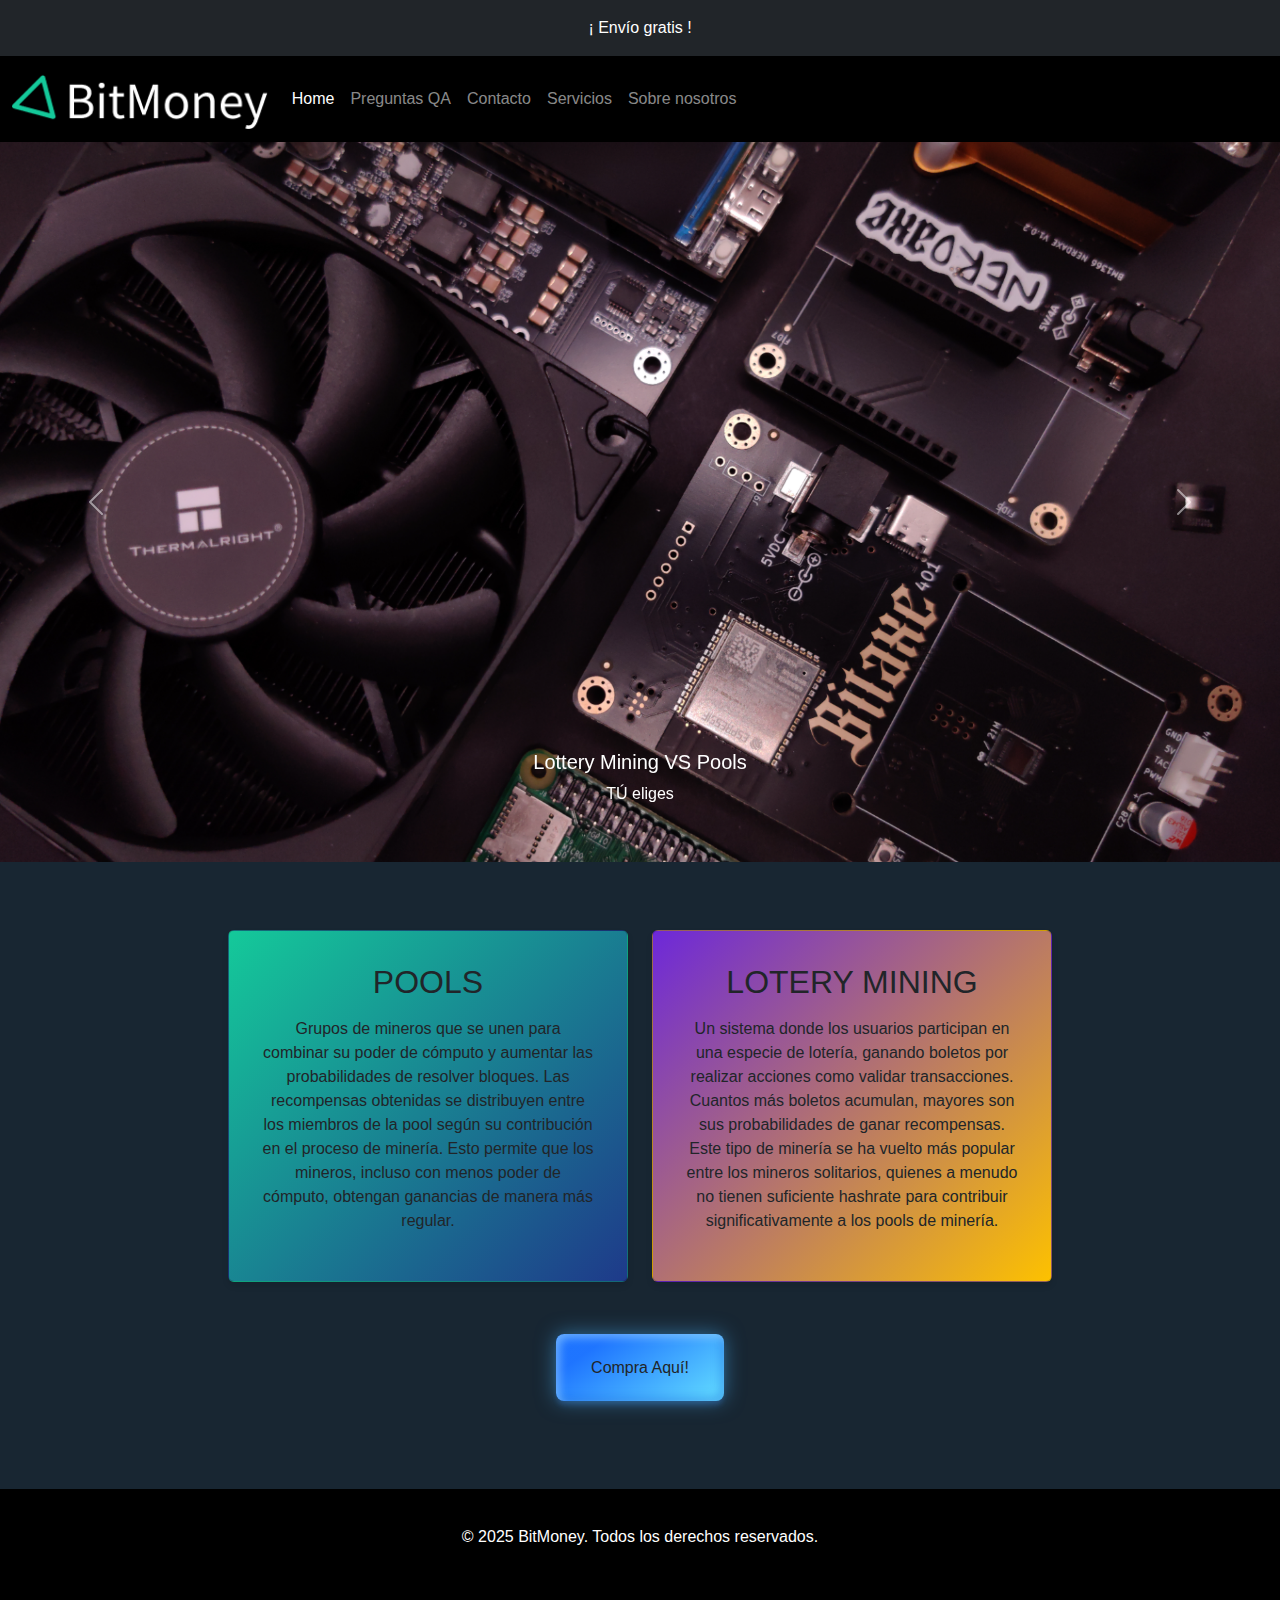
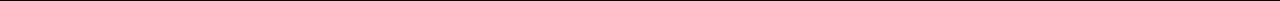
<file: html/index.html>
<!DOCTYPE html>
<html lang="es">

<head>
  <meta charset="UTF-8" />
  <meta name="viewport" content="width=device-width, initial-scale=1.0" />
  <title>BitMoney</title>
  <link rel="icon" type="image/png" href="../img/logo.png" />

    <!-- Bootstrap CSS links -->
  <link rel="stylesheet" href="../CSS/Index.css" />
  <link href="https://cdn.jsdelivr.net/npm/bootstrap@5.3.0/dist/css/bootstrap.min.css" rel="stylesheet" />
</head>
<body>
  <!-- header  -->
  <main class="min-vh-100">
    <div class="bg-dark text-white text-center py-3">
      <p class="mb-0">¡ Envío gratis !</p>
    </div>

    <!-- Navbar -->
    <nav class="navbar navbar-expand-lg navbar-dark bg-black sticky-top">
      <div class="container-fluid">
        <a class="navbar-brand" href="../html/index.html"><img src="../img/Logo-header.png" alt="Logo"
            style="max-height: 60px" /></a>
        <button class="navbar-toggler" type="button" data-bs-toggle="collapse" data-bs-target="#navbarNavDropdown"
          aria-controls="navbarNavDropdown" aria-expanded="false" aria-label="Toggle navigation">
          <span class="navbar-toggler-icon"></span>
        </button>
        <div class="collapse navbar-collapse" id="navbarNavDropdown">
          <ul class="navbar-nav">
            <li class="nav-item">
              <a class="nav-link active" aria-current="page" href="../html/index.html">Home</a>
            </li>
            <li class="nav-item">
              <a class="nav-link" href="../html/PreguntasFrecuentes.html">Preguntas QA</a>
            </li>
            <li class="nav-item">
              <a class="nav-link" href="../html/Contacto.html">Contacto</a>
            </li>
            <li class="nav-item">
              <a class="nav-link" href="../html/servicios.html">Servicios</a>
            </li>
            <li class="nav-item">
              <a class="nav-link" href="../html/Calculadora.html">Sobre nosotros </a>
            </li>
          </ul>
        </div>
      </div>
    </nav>

    <!-- Carrusel -->
    <div id="carouselExampleCaptions" class="carousel slide" data-bs-ride="carousel">
      <div class="carousel-inner">
        <div class="carousel-item active">
          <img src="../img/Carrusel1.png" class="d-block w-100 img-fluid" alt="Imagen 1" loading="lazy" />
          <div class="carousel-caption d-none d-md-block">
            <h5>Lottery Mining VS Pools</h5>
            <p>TÚ eliges</p>
          </div>
        </div>
        <div class="carousel-item">
          <img src="../img/NerdminerCarrusel1.png" class="d-block w-100 img-fluid" alt="Imagen 2" loading="lazy" />
          <div class="carousel-caption d-none d-md-block">
            <h5>Lottery mining</h5>
            <p>Precios bajos, recompensas altas</p>
          </div>
        </div>
        <div class="carousel-item">
          <img src="../img/Carrusle4.png" class="d-block w-100 img-fluid" alt="Imagen 3" loading="lazy" />
          <div class="carousel-caption d-none d-md-block">
            <h5>Pools</h5>
            <p>Siempre vas a ganar</p>
          </div>
        </div>
      </div>
      <button class="carousel-control-prev" type="button" data-bs-target="#carouselExampleCaptions"
        data-bs-slide="prev">
        <span class="carousel-control-prev-icon" aria-hidden="true"></span>
        <span class="visually-hidden">Anterior</span>
      </button>
      <button class="carousel-control-next" type="button" data-bs-target="#carouselExampleCaptions"
        data-bs-slide="next">
        <span class="carousel-control-next-icon" aria-hidden="true"></span>
        <span class="visually-hidden">Siguiente</span>
      </button>
    </div>


  <!-- Texto de Inicio -->
<div class="dark">
  <div class="container mt-5">
    <div class="row">
      <div class="col-xl-6 col-12">
        <div class="card pools">
          <h1 class="display-4">POOLS</h1>
          <p>
            Grupos de mineros que se unen para combinar su poder de cómputo y aumentar
            las probabilidades de resolver bloques. Las recompensas obtenidas se
            distribuyen entre los miembros de la pool según su contribución en el
            proceso de minería. Esto permite que los mineros, incluso con menos poder
            de cómputo, obtengan ganancias de manera más regular.
          </p>
        </div>
      </div>
      <div class="col-xl-6 col-12">
        <div class="card lottery">
          <h1 class="display-4">LOTERY MINING</h1>
          <p>
            Un sistema donde los usuarios participan en una especie de lotería,
            ganando boletos por realizar acciones como validar transacciones. Cuantos
            más boletos acumulan, mayores son sus probabilidades de ganar recompensas.
            Este tipo de minería se ha vuelto más popular entre los mineros solitarios, quienes a menudo no tienen
            suficiente hashrate para contribuir significativamente a los pools de minería. </p>
        </div>
      </div>
    </div>
    <div class="container">
      <button class="btn-buy"> 
        <a class="btn" href="./servicios.html">Compra Aquí!</a>
      </button>
    </div>
  </div>
</div>


  <!-- Footer -->
  <footer class="bg-black text-white text-center py-3 mt-5">
    <div class="container">
        <p>&copy; 2025 BitMoney. Todos los derechos reservados.</p>
    </div>
</footer>
</main>


  <script src="https://cdn.jsdelivr.net/npm/bootstrap@5.3.0/dist/js/bootstrap.bundle.min.js"></script>
</body>

</html>
</file>
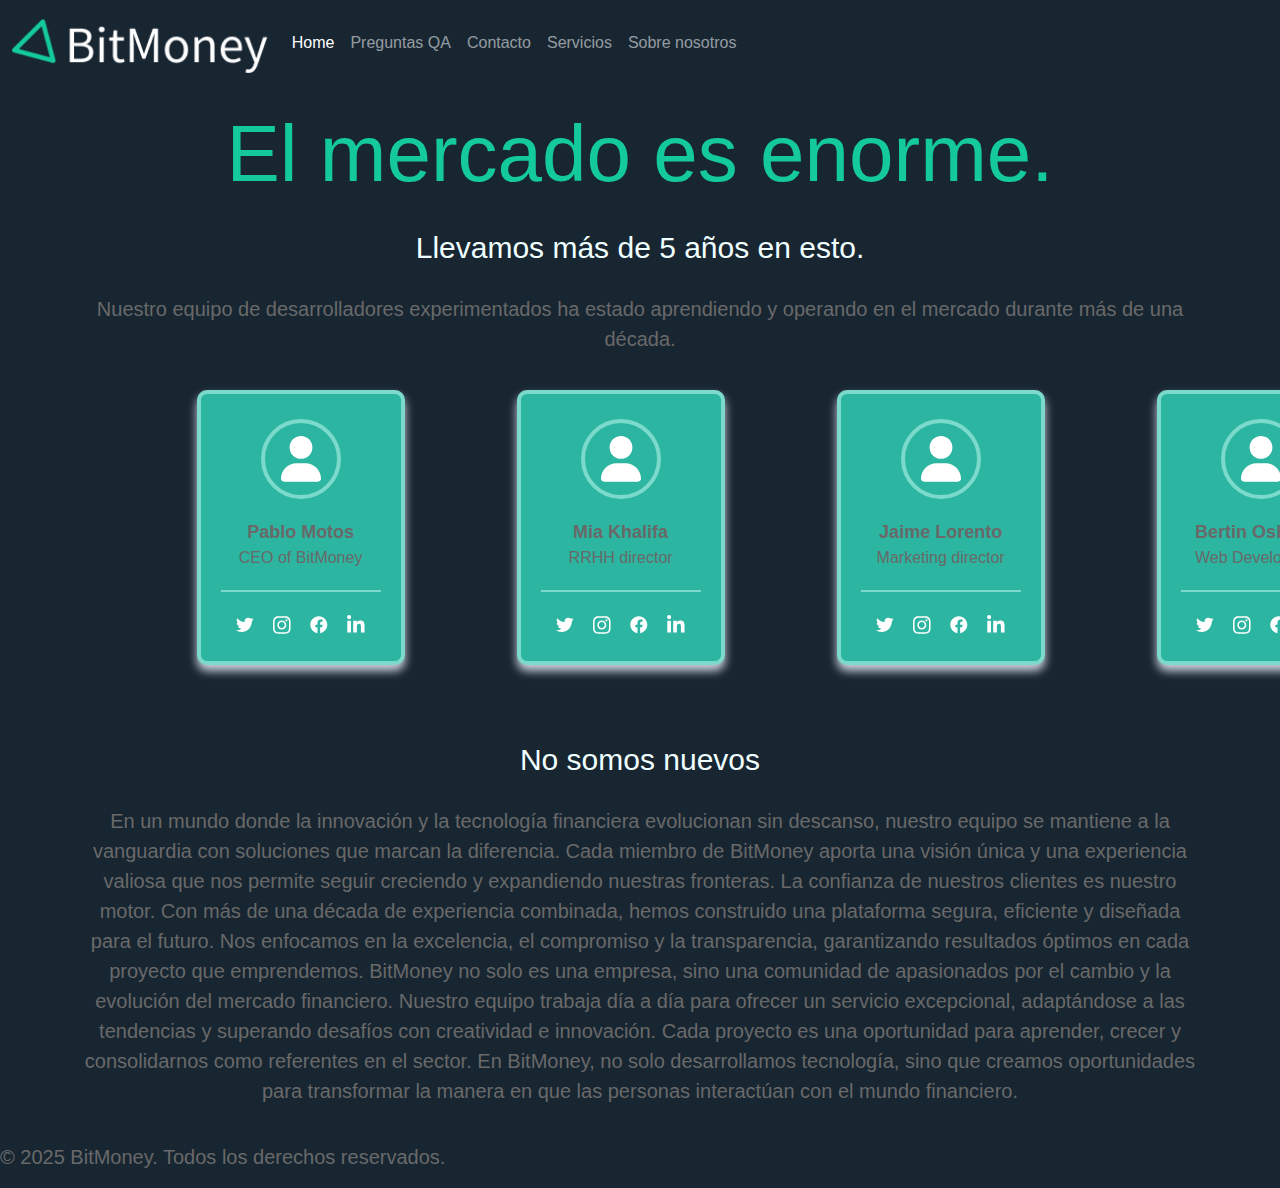
<file: html/Calculadora.html>
<!DOCTYPE html lang="en">

<head>
  <meta charset="UTF-8" />
  <meta name="viewport" content="width=device-width, initial-scale=1.0" />
  <link rel="icon" type="image/png" href="../img/logo.png" />
  <link rel="stylesheet" href="../CSS/Index.css" />
  <title>Sobre nosotros | BitMoney</title>

  <link href="https://cdn.jsdelivr.net/npm/bootstrap@5.3.0/dist/css/bootstrap.min.css" rel="stylesheet" />
  <style>
    :root {
      --primary-color: #14c99a;
      --secondary-color: #fdc100;
      --text-color: #696969;
      --background-color: #182632;
    }

    body {
      background-color: var(--background-color) 
    }

    .container {
      text-align: center;
      padding-left: 20%;
      padding-right: 20%;
    }

    h1 {
      color: var(--primary-color);
      font-size: 80px;
    }

    h2 {
      color: azure;
      font-size: 30px;

    }

    p {
      color: var(--text-color);
      font-size: 20px;
    }

    .card-client {
      background: #2cb5a0;
      width: 13rem;
      padding-top: 25px;
      padding-bottom: 25px;
      padding-left: 20px;
      padding-right: 20px;
      border: 4px solid #7cdacc;
      box-shadow: 0 6px 10px rgba(207, 212, 222, 1);
      border-radius: 10px;
      text-align: center;
      color: #fff;
      font-family: "Poppins", sans-serif;
      transition: all 0.3s ease;
    }

    .card-client:hover {
      transform: translateY(-10px);
    }

    .user-picture {
      overflow: hidden;
      object-fit: cover;
      width: 5rem;
      height: 5rem;
      border: 4px solid #7cdacc;
      border-radius: 999px;
      display: flex;
      justify-content: center;
      align-items: center;
      margin: auto;
    }

    .user-picture svg {
      width: 2.5rem;
      fill: currentColor;
    }

    .name-client {
      margin: 0;
      margin-top: 20px;
      font-weight: 600;
      font-size: 18px;
    }

    .name-client span {
      display: block;
      font-weight: 200;
      font-size: 16px;
    }

    .social-media:before {
      content: " ";
      display: block;
      width: 100%;
      height: 2px;
      margin: 20px 0;
      background: #7cdacc;
    }

    .social-media a {
      position: relative;
      margin-right: 15px;
      text-decoration: none;
      color: inherit;
    }

    .social-media a:last-child {
      margin-right: 0;
    }

    .social-media a svg {
      width: 1.1rem;
      fill: currentColor;
    }

    .tooltip-social {
      background: #262626;
      display: block;
      position: absolute;
      bottom: 0;
      left: 50%;
      padding: 0.5rem 0.4rem;
      border-radius: 5px;
      font-size: 0.8rem;
      font-weight: 600;
      opacity: 0;
      pointer-events: none;
      transform: translate(-50%, -90%);
      transition: all 0.2s ease;
      z-index: 1;
    }

    .tooltip-social:after {
      content: " ";
      position: absolute;
      bottom: 1px;
      left: 50%;
      border: solid;
      border-width: 10px 10px 0 10px;
      border-color: transparent;
      transform: translate(-50%, 100%);
    }

    .social-media a .tooltip-social:after {
      border-top-color: #262626;
    }

    .social-media a:hover .tooltip-social {
      opacity: 1;
      transform: translate(-50%, -130%);
    }

    .row {
      display: flex;
      gap: 20px;
      flex-wrap: wrap;
    }

    .card3 {
      width: 300px;
      padding-left: 16%;
      padding-right: 20px;
      text-align: center;
    }

    .container {
      text-align: center;
      padding-left: 1%;
      padding-right: 1%;
    }
  </style>
</head>

<body>


    <!-- Navbar -->
    <nav class="navbar navbar-expand-lg navbar-dark ">
      <div class="container-fluid">
          <a class="navbar-brand" href="../html/index.html"><img src="../img/Logo-header.png" alt="Logo"
                  style="max-height: 60px" /></a>
          <button class="navbar-toggler" type="button" data-bs-toggle="collapse" data-bs-target="#navbarNavDropdown"
              aria-controls="navbarNavDropdown" aria-expanded="false" aria-label="Toggle navigation">
              <span class="navbar-toggler-icon"></span>
          </button>
          <div class="collapse navbar-collapse" id="navbarNavDropdown">
              <ul class="navbar-nav">
                  <li class="nav-item">
                      <a class="nav-link active" aria-current="page" href="../html/index.html">Home</a>
                  </li>
                  <li class="nav-item">
                      <a class="nav-link" href="../html/PreguntasFrecuentes.html">Preguntas QA</a>
                  </li>
                  <li class="nav-item">
                      <a class="nav-link" href="../html/Contacto.html">Contacto</a>
                  </li>
                  <li class="nav-item">
                      <a class="nav-link" href="../html/servicios.html">Servicios</a>
                  </li>
                  <li class="nav-item">
                      <a class="nav-link" href="../html/Calculadora.html">Sobre nosotros </a>
                  </li>
              </ul>
          </div>
      </div>
  </nav>


  <!-- Encabezado de página -->
<div class="container">
  <div class="row">
    <h1>El mercado es enorme.</h1>
    <h2>Llevamos más de 5 años en esto.</h2>
    <p>
      Nuestro equipo de desarrolladores experimentados ha estado aprendiendo y operando en el mercado durante más de
      una década.
    </p>
  </div>
</div>



  <!-- Cards-->
  <div class="row">

        <!-- Card 1 -->
    <div class="card3">
      <div class="col-xs-6 col-md-4 col-xl-2 mb-4">
        <div class="card-client">
          <div class="user-picture">
            <svg viewBox="0 0 448 512" xmlns="http://www.w3.org/2000/svg">
              <path
                d="M224 256c70.7 0 128-57.31 128-128s-57.3-128-128-128C153.3 0 96 57.31 96 128S153.3 256 224 256zM274.7 304H173.3C77.61 304 0 381.6 0 477.3c0 19.14 15.52 34.67 34.66 34.67h378.7C432.5 512 448 496.5 448 477.3C448 381.6 370.4 304 274.7 304z">
              </path>
            </svg>
          </div>
          <p class="name-client"> Pablo Motos
            <span>CEO of BitMoney
            </span>
          </p>
          <div class="social-media">
            <a href="#">
              <svg xmlns="http://www.w3.org/2000/svg" viewBox="0 0 512 512">
                <path
                  d="M459.37 151.716c.325 4.548.325 9.097.325 13.645 0 138.72-105.583 298.558-298.558 298.558-59.452 0-114.68-17.219-161.137-47.106 8.447.974 16.568 1.299 25.34 1.299 49.055 0 94.213-16.568 130.274-44.832-46.132-.975-84.792-31.188-98.112-72.772 6.498.974 12.995 1.624 19.818 1.624 9.421 0 18.843-1.3 27.614-3.573-48.081-9.747-84.143-51.98-84.143-102.985v-1.299c13.969 7.797 30.214 12.67 47.431 13.319-28.264-18.843-46.781-51.005-46.781-87.391 0-19.492 5.197-37.36 14.294-52.954 51.655 63.675 129.3 105.258 216.365 109.807-1.624-7.797-2.599-15.918-2.599-24.04 0-57.828 46.782-104.934 104.934-104.934 30.213 0 57.502 12.67 76.67 33.137 23.715-4.548 46.456-13.32 66.599-25.34-7.798 24.366-24.366 44.833-46.132 57.827 21.117-2.273 41.584-8.122 60.426-16.243-14.292 20.791-32.161 39.308-52.628 54.253z">
                </path>
              </svg>
              <span class="tooltip-social">Twitter</span>
            </a>
            <a href="#">
              <svg xmlns="http://www.w3.org/2000/svg" viewBox="0 0 448 512">
                <path
                  d="M224.1 141c-63.6 0-114.9 51.3-114.9 114.9s51.3 114.9 114.9 114.9S339 319.5 339 255.9 287.7 141 224.1 141zm0 189.6c-41.1 0-74.7-33.5-74.7-74.7s33.5-74.7 74.7-74.7 74.7 33.5 74.7 74.7-33.6 74.7-74.7 74.7zm146.4-194.3c0 14.9-12 26.8-26.8 26.8-14.9 0-26.8-12-26.8-26.8s12-26.8 26.8-26.8 26.8 12 26.8 26.8zm76.1 27.2c-1.7-35.9-9.9-67.7-36.2-93.9-26.2-26.2-58-34.4-93.9-36.2-37-2.1-147.9-2.1-184.9 0-35.8 1.7-67.6 9.9-93.9 36.1s-34.4 58-36.2 93.9c-2.1 37-2.1 147.9 0 184.9 1.7 35.9 9.9 67.7 36.2 93.9s58 34.4 93.9 36.2c37 2.1 147.9 2.1 184.9 0 35.9-1.7 67.7-9.9 93.9-36.2 26.2-26.2 34.4-58 36.2-93.9 2.1-37 2.1-147.8 0-184.8zM398.8 388c-7.8 19.6-22.9 34.7-42.6 42.6-29.5 11.7-99.5 9-132.1 9s-102.7 2.6-132.1-9c-19.6-7.8-34.7-22.9-42.6-42.6-11.7-29.5-9-99.5-9-132.1s-2.6-102.7 9-132.1c7.8-19.6 22.9-34.7 42.6-42.6 29.5-11.7 99.5-9 132.1-9s102.7-2.6 132.1 9c19.6 7.8 34.7 22.9 42.6 42.6 11.7 29.5 9 99.5 9 132.1s2.7 102.7-9 132.1z">
                </path>
              </svg>
              <span class="tooltip-social">Instagram</span>
            </a>
            <a href="#">
              <svg xmlns="http://www.w3.org/2000/svg" viewBox="0 0 512 512">
                <path
                  d="M504 256C504 119 393 8 256 8S8 119 8 256c0 123.78 90.69 226.38 209.25 245V327.69h-63V256h63v-54.64c0-62.15 37-96.48 93.67-96.48 27.14 0 55.52 4.84 55.52 4.84v61h-31.28c-30.8 0-40.41 19.12-40.41 38.73V256h68.78l-11 71.69h-57.78V501C413.31 482.38 504 379.78 504 256z">
                </path>
              </svg>
              <span class="tooltip-social">Facebook</span>
            </a>
            <a href="#">
              <svg xmlns="http://www.w3.org/2000/svg" viewBox="0 0 448 512">
                <path
                  d="M100.28 448H7.4V148.9h92.88zM53.79 108.1C24.09 108.1 0 83.5 0 53.8a53.79 53.79 0 0 1 107.58 0c0 29.7-24.1 54.3-53.79 54.3zM447.9 448h-92.68V302.4c0-34.7-.7-79.2-48.29-79.2-48.29 0-55.69 37.7-55.69 76.7V448h-92.78V148.9h89.08v40.8h1.3c12.4-23.5 42.69-48.3 87.88-48.3 94 0 111.28 61.9 111.28 142.3V448z">
                </path>
              </svg>
              <span class="tooltip-social">LinkedIn</span>
            </a>
          </div>
        </div>
      </div>
    </div>



    <!-- Card 2 -->
    <div class="card3">
      <div class="col-xs-6 col-md-4 col-xl-2 mb-4">
        <div class="card-client">
          <div class="user-picture">
            <svg viewBox="0 0 448 512" xmlns="http://www.w3.org/2000/svg">
              <path
                d="M224 256c70.7 0 128-57.31 128-128s-57.3-128-128-128C153.3 0 96 57.31 96 128S153.3 256 224 256zM274.7 304H173.3C77.61 304 0 381.6 0 477.3c0 19.14 15.52 34.67 34.66 34.67h378.7C432.5 512 448 496.5 448 477.3C448 381.6 370.4 304 274.7 304z">
              </path>
            </svg>
          </div>
          <p class="name-client"> Mia Khalifa
            <span> RRHH director
            </span>
          </p>
          <div class="social-media">
            <a href="#">
              <svg xmlns="http://www.w3.org/2000/svg" viewBox="0 0 512 512">
                <path
                  d="M459.37 151.716c.325 4.548.325 9.097.325 13.645 0 138.72-105.583 298.558-298.558 298.558-59.452 0-114.68-17.219-161.137-47.106 8.447.974 16.568 1.299 25.34 1.299 49.055 0 94.213-16.568 130.274-44.832-46.132-.975-84.792-31.188-98.112-72.772 6.498.974 12.995 1.624 19.818 1.624 9.421 0 18.843-1.3 27.614-3.573-48.081-9.747-84.143-51.98-84.143-102.985v-1.299c13.969 7.797 30.214 12.67 47.431 13.319-28.264-18.843-46.781-51.005-46.781-87.391 0-19.492 5.197-37.36 14.294-52.954 51.655 63.675 129.3 105.258 216.365 109.807-1.624-7.797-2.599-15.918-2.599-24.04 0-57.828 46.782-104.934 104.934-104.934 30.213 0 57.502 12.67 76.67 33.137 23.715-4.548 46.456-13.32 66.599-25.34-7.798 24.366-24.366 44.833-46.132 57.827 21.117-2.273 41.584-8.122 60.426-16.243-14.292 20.791-32.161 39.308-52.628 54.253z">
                </path>
              </svg>
              <span class="tooltip-social">Twitter</span>
            </a>
            <a href="#">
              <svg xmlns="http://www.w3.org/2000/svg" viewBox="0 0 448 512">
                <path
                  d="M224.1 141c-63.6 0-114.9 51.3-114.9 114.9s51.3 114.9 114.9 114.9S339 319.5 339 255.9 287.7 141 224.1 141zm0 189.6c-41.1 0-74.7-33.5-74.7-74.7s33.5-74.7 74.7-74.7 74.7 33.5 74.7 74.7-33.6 74.7-74.7 74.7zm146.4-194.3c0 14.9-12 26.8-26.8 26.8-14.9 0-26.8-12-26.8-26.8s12-26.8 26.8-26.8 26.8 12 26.8 26.8zm76.1 27.2c-1.7-35.9-9.9-67.7-36.2-93.9-26.2-26.2-58-34.4-93.9-36.2-37-2.1-147.9-2.1-184.9 0-35.8 1.7-67.6 9.9-93.9 36.1s-34.4 58-36.2 93.9c-2.1 37-2.1 147.9 0 184.9 1.7 35.9 9.9 67.7 36.2 93.9s58 34.4 93.9 36.2c37 2.1 147.9 2.1 184.9 0 35.9-1.7 67.7-9.9 93.9-36.2 26.2-26.2 34.4-58 36.2-93.9 2.1-37 2.1-147.8 0-184.8zM398.8 388c-7.8 19.6-22.9 34.7-42.6 42.6-29.5 11.7-99.5 9-132.1 9s-102.7 2.6-132.1-9c-19.6-7.8-34.7-22.9-42.6-42.6-11.7-29.5-9-99.5-9-132.1s-2.6-102.7 9-132.1c7.8-19.6 22.9-34.7 42.6-42.6 29.5-11.7 99.5-9 132.1-9s102.7-2.6 132.1 9c19.6 7.8 34.7 22.9 42.6 42.6 11.7 29.5 9 99.5 9 132.1s2.7 102.7-9 132.1z">
                </path>
              </svg>
              <span class="tooltip-social">Instagram</span>
            </a>
            <a href="#">
              <svg xmlns="http://www.w3.org/2000/svg" viewBox="0 0 512 512">
                <path
                  d="M504 256C504 119 393 8 256 8S8 119 8 256c0 123.78 90.69 226.38 209.25 245V327.69h-63V256h63v-54.64c0-62.15 37-96.48 93.67-96.48 27.14 0 55.52 4.84 55.52 4.84v61h-31.28c-30.8 0-40.41 19.12-40.41 38.73V256h68.78l-11 71.69h-57.78V501C413.31 482.38 504 379.78 504 256z">
                </path>
              </svg>
              <span class="tooltip-social">Facebook</span>
            </a>
            <a href="#">
              <svg xmlns="http://www.w3.org/2000/svg" viewBox="0 0 448 512">
                <path
                  d="M100.28 448H7.4V148.9h92.88zM53.79 108.1C24.09 108.1 0 83.5 0 53.8a53.79 53.79 0 0 1 107.58 0c0 29.7-24.1 54.3-53.79 54.3zM447.9 448h-92.68V302.4c0-34.7-.7-79.2-48.29-79.2-48.29 0-55.69 37.7-55.69 76.7V448h-92.78V148.9h89.08v40.8h1.3c12.4-23.5 42.69-48.3 87.88-48.3 94 0 111.28 61.9 111.28 142.3V448z">
                </path>
              </svg>
              <span class="tooltip-social">LinkedIn</span>
            </a>
          </div>
        </div>
      </div>
    </div>

        <!-- Card 3 -->
    <div class="card3">
      <div class="col-xs-6 col-md-4 col-xl-2 mb-4">
        <div class="card-client">
          <div class="user-picture">
            <svg viewBox="0 0 448 512" xmlns="http://www.w3.org/2000/svg">
              <path
                d="M224 256c70.7 0 128-57.31 128-128s-57.3-128-128-128C153.3 0 96 57.31 96 128S153.3 256 224 256zM274.7 304H173.3C77.61 304 0 381.6 0 477.3c0 19.14 15.52 34.67 34.66 34.67h378.7C432.5 512 448 496.5 448 477.3C448 381.6 370.4 304 274.7 304z">
              </path>
            </svg>
          </div>
          <p class="name-client"> Jaime Lorento
            <span> Marketing director
            </span>
          </p>
          <div class="social-media">
            <a href="#">
              <svg xmlns="http://www.w3.org/2000/svg" viewBox="0 0 512 512">
                <path
                  d="M459.37 151.716c.325 4.548.325 9.097.325 13.645 0 138.72-105.583 298.558-298.558 298.558-59.452 0-114.68-17.219-161.137-47.106 8.447.974 16.568 1.299 25.34 1.299 49.055 0 94.213-16.568 130.274-44.832-46.132-.975-84.792-31.188-98.112-72.772 6.498.974 12.995 1.624 19.818 1.624 9.421 0 18.843-1.3 27.614-3.573-48.081-9.747-84.143-51.98-84.143-102.985v-1.299c13.969 7.797 30.214 12.67 47.431 13.319-28.264-18.843-46.781-51.005-46.781-87.391 0-19.492 5.197-37.36 14.294-52.954 51.655 63.675 129.3 105.258 216.365 109.807-1.624-7.797-2.599-15.918-2.599-24.04 0-57.828 46.782-104.934 104.934-104.934 30.213 0 57.502 12.67 76.67 33.137 23.715-4.548 46.456-13.32 66.599-25.34-7.798 24.366-24.366 44.833-46.132 57.827 21.117-2.273 41.584-8.122 60.426-16.243-14.292 20.791-32.161 39.308-52.628 54.253z">
                </path>
              </svg>
              <span class="tooltip-social">Twitter</span>
            </a>
            <a href="#">
              <svg xmlns="http://www.w3.org/2000/svg" viewBox="0 0 448 512">
                <path
                  d="M224.1 141c-63.6 0-114.9 51.3-114.9 114.9s51.3 114.9 114.9 114.9S339 319.5 339 255.9 287.7 141 224.1 141zm0 189.6c-41.1 0-74.7-33.5-74.7-74.7s33.5-74.7 74.7-74.7 74.7 33.5 74.7 74.7-33.6 74.7-74.7 74.7zm146.4-194.3c0 14.9-12 26.8-26.8 26.8-14.9 0-26.8-12-26.8-26.8s12-26.8 26.8-26.8 26.8 12 26.8 26.8zm76.1 27.2c-1.7-35.9-9.9-67.7-36.2-93.9-26.2-26.2-58-34.4-93.9-36.2-37-2.1-147.9-2.1-184.9 0-35.8 1.7-67.6 9.9-93.9 36.1s-34.4 58-36.2 93.9c-2.1 37-2.1 147.9 0 184.9 1.7 35.9 9.9 67.7 36.2 93.9s58 34.4 93.9 36.2c37 2.1 147.9 2.1 184.9 0 35.9-1.7 67.7-9.9 93.9-36.2 26.2-26.2 34.4-58 36.2-93.9 2.1-37 2.1-147.8 0-184.8zM398.8 388c-7.8 19.6-22.9 34.7-42.6 42.6-29.5 11.7-99.5 9-132.1 9s-102.7 2.6-132.1-9c-19.6-7.8-34.7-22.9-42.6-42.6-11.7-29.5-9-99.5-9-132.1s-2.6-102.7 9-132.1c7.8-19.6 22.9-34.7 42.6-42.6 29.5-11.7 99.5-9 132.1-9s102.7-2.6 132.1 9c19.6 7.8 34.7 22.9 42.6 42.6 11.7 29.5 9 99.5 9 132.1s2.7 102.7-9 132.1z">
                </path>
              </svg>
              <span class="tooltip-social">Instagram</span>
            </a>
            <a href="#">
              <svg xmlns="http://www.w3.org/2000/svg" viewBox="0 0 512 512">
                <path
                  d="M504 256C504 119 393 8 256 8S8 119 8 256c0 123.78 90.69 226.38 209.25 245V327.69h-63V256h63v-54.64c0-62.15 37-96.48 93.67-96.48 27.14 0 55.52 4.84 55.52 4.84v61h-31.28c-30.8 0-40.41 19.12-40.41 38.73V256h68.78l-11 71.69h-57.78V501C413.31 482.38 504 379.78 504 256z">
                </path>
              </svg>
              <span class="tooltip-social">Facebook</span>
            </a>
            <a href="#">
              <svg xmlns="http://www.w3.org/2000/svg" viewBox="0 0 448 512">
                <path
                  d="M100.28 448H7.4V148.9h92.88zM53.79 108.1C24.09 108.1 0 83.5 0 53.8a53.79 53.79 0 0 1 107.58 0c0 29.7-24.1 54.3-53.79 54.3zM447.9 448h-92.68V302.4c0-34.7-.7-79.2-48.29-79.2-48.29 0-55.69 37.7-55.69 76.7V448h-92.78V148.9h89.08v40.8h1.3c12.4-23.5 42.69-48.3 87.88-48.3 94 0 111.28 61.9 111.28 142.3V448z">
                </path>
              </svg>
              <span class="tooltip-social">LinkedIn</span>
            </a>
          </div>
        </div>
      </div>
    </div>


        <!-- Card 4-->
    <div class="card3">
      <div class="col-xs-6 col-md-4 col-xl-2 mb-4">
        <div class="card-client">
          <div class="user-picture">
            <svg viewBox="0 0 448 512" xmlns="http://www.w3.org/2000/svg">
              <path
                d="M224 256c70.7 0 128-57.31 128-128s-57.3-128-128-128C153.3 0 96 57.31 96 128S153.3 256 224 256zM274.7 304H173.3C77.61 304 0 381.6 0 477.3c0 19.14 15.52 34.67 34.66 34.67h378.7C432.5 512 448 496.5 448 477.3C448 381.6 370.4 304 274.7 304z">
              </path>
            </svg>
          </div>
          <p class="name-client"> Bertin Osborne
            <span> Web Development
            </span>
          </p>
          <div class="social-media">
            <a href="#">
              <svg xmlns="http://www.w3.org/2000/svg" viewBox="0 0 512 512">
                <path
                  d="M459.37 151.716c.325 4.548.325 9.097.325 13.645 0 138.72-105.583 298.558-298.558 298.558-59.452 0-114.68-17.219-161.137-47.106 8.447.974 16.568 1.299 25.34 1.299 49.055 0 94.213-16.568 130.274-44.832-46.132-.975-84.792-31.188-98.112-72.772 6.498.974 12.995 1.624 19.818 1.624 9.421 0 18.843-1.3 27.614-3.573-48.081-9.747-84.143-51.98-84.143-102.985v-1.299c13.969 7.797 30.214 12.67 47.431 13.319-28.264-18.843-46.781-51.005-46.781-87.391 0-19.492 5.197-37.36 14.294-52.954 51.655 63.675 129.3 105.258 216.365 109.807-1.624-7.797-2.599-15.918-2.599-24.04 0-57.828 46.782-104.934 104.934-104.934 30.213 0 57.502 12.67 76.67 33.137 23.715-4.548 46.456-13.32 66.599-25.34-7.798 24.366-24.366 44.833-46.132 57.827 21.117-2.273 41.584-8.122 60.426-16.243-14.292 20.791-32.161 39.308-52.628 54.253z">
                </path>
              </svg>
              <span class="tooltip-social">Twitter</span>
            </a>
            <a href="#">
              <svg xmlns="http://www.w3.org/2000/svg" viewBox="0 0 448 512">
                <path
                  d="M224.1 141c-63.6 0-114.9 51.3-114.9 114.9s51.3 114.9 114.9 114.9S339 319.5 339 255.9 287.7 141 224.1 141zm0 189.6c-41.1 0-74.7-33.5-74.7-74.7s33.5-74.7 74.7-74.7 74.7 33.5 74.7 74.7-33.6 74.7-74.7 74.7zm146.4-194.3c0 14.9-12 26.8-26.8 26.8-14.9 0-26.8-12-26.8-26.8s12-26.8 26.8-26.8 26.8 12 26.8 26.8zm76.1 27.2c-1.7-35.9-9.9-67.7-36.2-93.9-26.2-26.2-58-34.4-93.9-36.2-37-2.1-147.9-2.1-184.9 0-35.8 1.7-67.6 9.9-93.9 36.1s-34.4 58-36.2 93.9c-2.1 37-2.1 147.9 0 184.9 1.7 35.9 9.9 67.7 36.2 93.9s58 34.4 93.9 36.2c37 2.1 147.9 2.1 184.9 0 35.9-1.7 67.7-9.9 93.9-36.2 26.2-26.2 34.4-58 36.2-93.9 2.1-37 2.1-147.8 0-184.8zM398.8 388c-7.8 19.6-22.9 34.7-42.6 42.6-29.5 11.7-99.5 9-132.1 9s-102.7 2.6-132.1-9c-19.6-7.8-34.7-22.9-42.6-42.6-11.7-29.5-9-99.5-9-132.1s-2.6-102.7 9-132.1c7.8-19.6 22.9-34.7 42.6-42.6 29.5-11.7 99.5-9 132.1-9s102.7-2.6 132.1 9c19.6 7.8 34.7 22.9 42.6 42.6 11.7 29.5 9 99.5 9 132.1s2.7 102.7-9 132.1z">
                </path>
              </svg>
              <span class="tooltip-social">Instagram</span>
            </a>
            <a href="#">
              <svg xmlns="http://www.w3.org/2000/svg" viewBox="0 0 512 512">
                <path
                  d="M504 256C504 119 393 8 256 8S8 119 8 256c0 123.78 90.69 226.38 209.25 245V327.69h-63V256h63v-54.64c0-62.15 37-96.48 93.67-96.48 27.14 0 55.52 4.84 55.52 4.84v61h-31.28c-30.8 0-40.41 19.12-40.41 38.73V256h68.78l-11 71.69h-57.78V501C413.31 482.38 504 379.78 504 256z">
                </path>
              </svg>
              <span class="tooltip-social">Facebook</span>
            </a>
            <a href="#">
              <svg xmlns="http://www.w3.org/2000/svg" viewBox="0 0 448 512">
                <path
                  d="M100.28 448H7.4V148.9h92.88zM53.79 108.1C24.09 108.1 0 83.5 0 53.8a53.79 53.79 0 0 1 107.58 0c0 29.7-24.1 54.3-53.79 54.3zM447.9 448h-92.68V302.4c0-34.7-.7-79.2-48.29-79.2-48.29 0-55.69 37.7-55.69 76.7V448h-92.78V148.9h89.08v40.8h1.3c12.4-23.5 42.69-48.3 87.88-48.3 94 0 111.28 61.9 111.28 142.3V448z">
                </path>
              </svg>
              <span class="tooltip-social">LinkedIn</span>
            </a>
          </div>
        </div>
      </div>
    </div>
  </div>

<hr class="fea">

<!-- Nuevo apartado  -->
<div class="container">
  <div class="row">
    <h2>No somos nuevos</h2>
    <p>
      En un mundo donde la innovación y la tecnología financiera evolucionan sin descanso, nuestro equipo se mantiene a la vanguardia con soluciones que marcan la diferencia. Cada miembro de BitMoney aporta una visión única y una experiencia valiosa que nos permite seguir creciendo y expandiendo nuestras fronteras.

      La confianza de nuestros clientes es nuestro motor. Con más de una década de experiencia combinada, hemos construido una plataforma segura, eficiente y diseñada para el futuro. Nos enfocamos en la excelencia, el compromiso y la transparencia, garantizando resultados óptimos en cada proyecto que emprendemos.
      
      BitMoney no solo es una empresa, sino una comunidad de apasionados por el cambio y la evolución del mercado financiero. Nuestro equipo trabaja día a día para ofrecer un servicio excepcional, adaptándose a las tendencias y superando desafíos con creatividad e innovación.
      
      Cada proyecto es una oportunidad para aprender, crecer y consolidarnos como referentes en el sector. En BitMoney, no solo desarrollamos tecnología, sino que creamos oportunidades para transformar la manera en que las personas interactúan con el mundo financiero.
    </p>
  </div>
</div>


  

<!-- Footer -->
  <footer>
    <div class="container1">
      <p>&copy; 2025 BitMoney. Todos los derechos reservados.</p>
    </div>
  </footer>

  <script src="https://cdn.jsdelivr.net/npm/bootstrap@5.3.0/dist/js/bootstrap.bundle.min.js"></script>
</body>

</html>
</file>
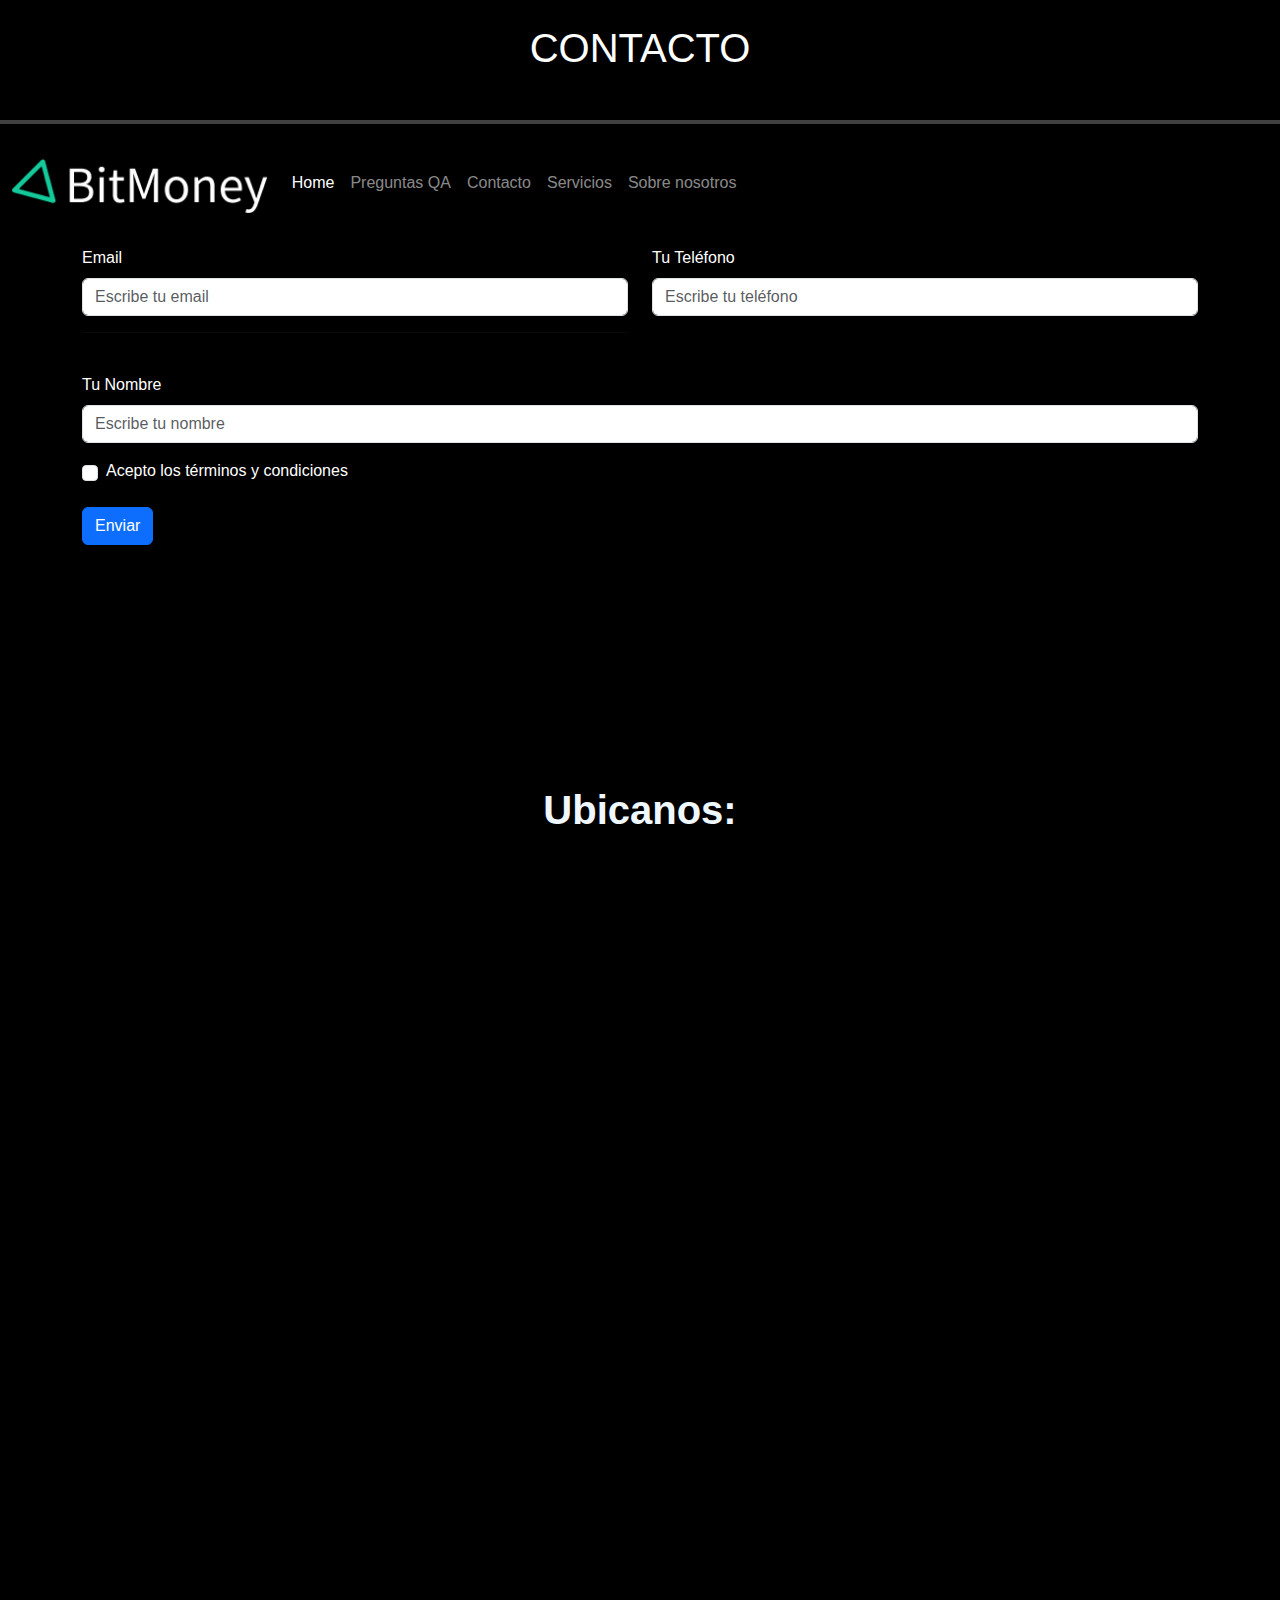
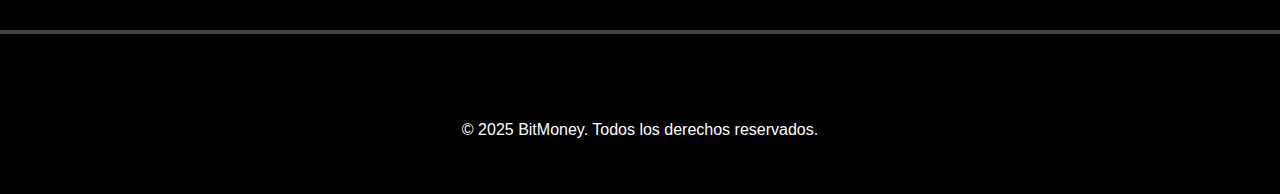
<file: html/contacto.html>
<!DOCTYPE html>
<html lang="en">

<head>
  <meta charset="UTF-8" />
  <meta name="viewport" content="width=device-width, initial-scale=1.0" />
  <link rel="icon" type="image/png" href="../img/logo.png" />
  <title>¿Quienes somos? | BitMoney</title>
  <!-- links -->
  <link rel="stylesheet" href="../CSS/Index.css" />
  <link href="https://cdn.jsdelivr.net/npm/bootstrap@5.3.0/dist/css/bootstrap.min.css" rel="stylesheet" />

<!-- estilos generales -->
  <style>
    body {
      background-color: black;
    }

    .panel-container {
      height: 60vh;
    }

    h1 {
      color: aliceblue;
      text-align: center;
    }

    iframe {
      width: 80%;
      height: 80vh;
    }
  </style>
</head>

<body>
  <!-- Header -->
  <header class=" text-center" style="padding: 4px 0; margin-bottom: 8px;">
    <div class="container">
      <h1 id="Presentacion" class="font-weight-light text-white">CONTACTO</h1>
    </div>
  </header>
  <hr style="border: none; height: 4px; background-color: white" />

  <!-- Navbar -->
  <nav class="navbar navbar-expand-lg navbar-dark bg-black">
    <div class="container-fluid">
      <a class="navbar-brand" href="../html/index.html"><img src="../img/Logo-header.png" alt="Logo"
          style="max-height: 60px" /></a>
      <button class="navbar-toggler" type="button" data-bs-toggle="collapse" data-bs-target="#navbarNavDropdown"
        aria-controls="navbarNavDropdown" aria-expanded="false" aria-label="Toggle navigation">
        <span class="navbar-toggler-icon"></span>
      </button>
      <div class="collapse navbar-collapse" id="navbarNavDropdown">
        <ul class="navbar-nav">
          <li class="nav-item">
            <a class="nav-link active" aria-current="page" href="../html/index.html">Home</a>
          </li>
          <li class="nav-item">
            <a class="nav-link" href="../html/PreguntasFrecuentes.html">Preguntas QA</a>
          </li>
          <li class="nav-item">
            <a class="nav-link" href="../html/Contacto.html">Contacto</a>
          </li>
          <li class="nav-item">
            <a class="nav-link" href="../html/servicios.html">Servicios</a>
          </li>
          <li class="nav-item">
            <a class="nav-link" href="../html/Calculadora.html">Sobre nosotros </a>
          </li>
        </ul>
      </div>
    </div>
  </nav>

  <!-- Formulario de contacto -->
  <div class="panel-container">
    <div class="container">
      <form class="row">
        <div class="col-12 col-md-6">
          <label for="emailInput" class="form-label text-white">Email</label>
          <input type="email" class="form-control" id="emailInput" placeholder="Escribe tu email" />
          <hr>
        </div>

        <div class="col-12 col-md-6">
          <label for="inputTlf" class="form-label text-white">Tu Teléfono</label>
          <input type="telefono" class="form-control" id="inputTlf" placeholder="Escribe tu teléfono" />
        </div>

        <div class="col-12">
          <label for="inputName" class="form-label text-white">
            <br />
            Tu Nombre</label>
          <input type="name" class="form-control" id="inputName" placeholder="Escribe tu nombre" />
        </div>

        <div class="col-12 d-flex align-items-center mt-3">
          <input type="checkbox" id="checkTerms" class="form-check-input me-2" />
          <label for="checkTerms" class="form-check-label text-white">
            Acepto los términos y condiciones
          </label>
        </div>

        <!-- Pop up -->
        <div class="col-12 mt-4">
          <button type="button" class="btn btn-primary" data-bs-toggle="modal" data-bs-target="#thankYouModal">
            Enviar
          </button>
        </div>
      </form>
      <div class="modal fade" id="thankYouModal" tabindex="-1" aria-labelledby="thankYouModalLabel" aria-hidden="true">
        <div class="modal-dialog">
          <div class="modal-content">
            <div class="modal-header">
              <h5 class="modal-title" id="thankYouModalLabel">¡Gracias!</h5>
              <button type="button" class="btn-close" data-bs-dismiss="modal" aria-label="Close"></button>
            </div>
            <div class="modal-body">
              En breves nos podremos en contacto con usted.
            </div>
            <div class="modal-footer">
              <button type="button" class="btn btn-secondary" data-bs-dismiss="modal">
                Aceptar
              </button>
            </div>
          </div>
        </div>
      </div>
    </div>
  </div>


  <!-- Mapa -->
  <div class="container">
    <div>
      <h1><b>Ubicanos:</b></h1>
    </div>
    <iframe
      src="https://www.google.com/maps/embed?pb=!1m18!1m12!1m3!1d6090.591649125167!2d-5.95367972428299!3d37.41138687207921!2m3!1f0!2f0!3f0!3m2!1i1024!2i768!4f13.1!3m3!1m2!1s0xd12692e259f9a81%3A0x5350c5cdcf093de!2sSala%20Prive!5e1!3m2!1ses!2ses!4v1738239342126!5m2!1ses!2ses"
      width="600" height="450" style="border:0;" allowfullscreen="" loading="lazy"
      referrerpolicy="no-referrer-when-downgrade"></iframe>
  </div>

  <hr style="border: none; height: 4px; background-color: white" />

  <!-- Footer -->
  <footer class="bg-black text-white text-center py-3 mt-5">
    <div class="container">
      <p>&copy; 2025 BitMoney. Todos los derechos reservados.</p>
    </div>
  </footer>

  <script src="https://cdn.jsdelivr.net/npm/bootstrap@5.3.0/dist/js/bootstrap.bundle.min.js"></script>
</body>

</html>
</file>
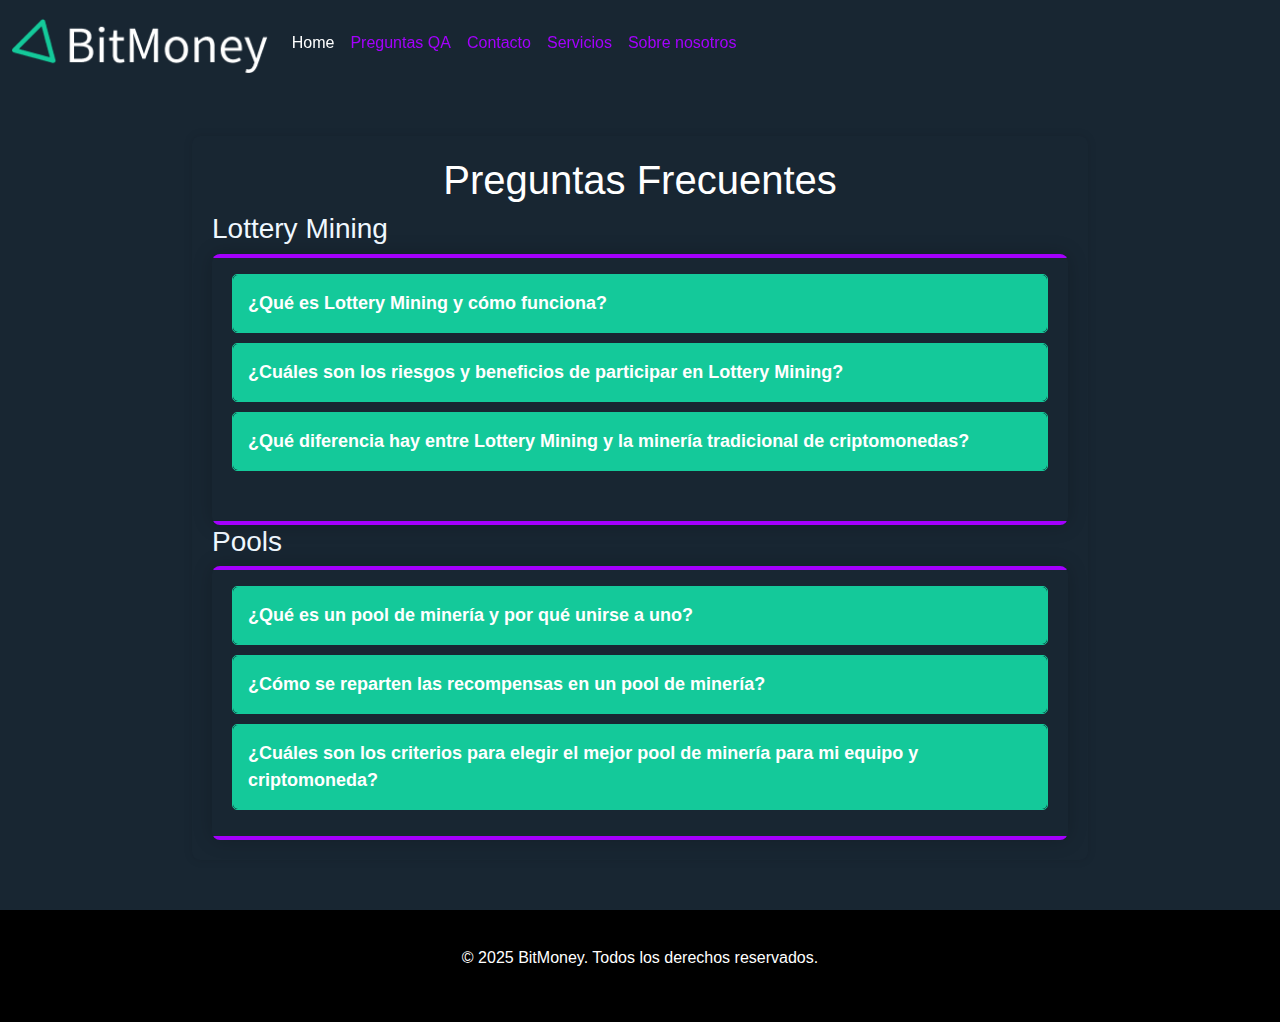
<file: html/PreguntasFrecuentes.html>
<!DOCTYPE html>
<html lang="en">

<head>
  <meta charset="UTF-8" />
  <meta name="viewport" content="width=device-width, initial-scale=1.0" />
  <link rel="icon" type="image/png" href="../img/logo.png" />
  <title> FQA | BitMoney</title>

  <!-- Links -->
  <link href="https://cdn.jsdelivr.net/npm/bootstrap@5.3.0/dist/css/bootstrap.min.css" rel="stylesheet" />
  <link rel="stylesheet" href="../CSS/Index.css" />


  <style>
    :root {
      --primary-color: #14c99a;
      --secondary-color: #a400fd;
      --text-color: #696969;
      --background-color: #182632;
    }

    body {
      font-family: Arial, sans-serif;
      margin: 0;
      padding: 0;
      background-color: var(--background-color);
      color: var(--text-color);
    }

    .container2 {
      width: 70%;
      margin: 50px auto;
      padding: 20px;
      background-color: var(--background-color);
      box-shadow: 0 0 10px rgba(0, 0, 0, 0.1);
      border-radius: 8px;
    }

    h1 {
      text-align: center;
      color: white;
    }

    .qa-card {
      background-color: var(--background-color);
      border-radius: 8px;
      padding: 20px;
      position: relative;
      overflow: hidden;
      box-shadow: 0 0 20px rgba(0, 0, 0, 0.2);
    }

    .qa-card::before {
      content: '';
      position: absolute;
      top: 0;
      left: 0;
      width: 100%;
      height: 4px;
      background-color: var(--secondary-color);
      animation: moveLine 2s infinite alternate;
    }

    .qa-card::after {
      content: '';
      position: absolute;
      bottom: 0;
      left: 0;
      width: 100%;
      height: 4px;
      background-color: var(--secondary-color);
      animation: moveLine 2s infinite alternate;
    }

    @keyframes moveLine {
      0% {
        transform: scaleX(0);
        transform-origin: left;
      }
      100% {
        transform: scaleX(1);
        transform-origin: right;
      }
    }

    .qa-item {
      border: 1px solid var(--primary-color);
      margin-bottom: 10px;
      border-radius: 5px;
      overflow: hidden;
    }

    .qa-header {
      background-color: var(--primary-color);
      color: white;
      padding: 15px;
      cursor: pointer;
      font-size: 18px;
      font-weight: bold;
      border-radius: 5px;
      text-align: left;
    }

    .qa-header:hover {
      background-color: var(--secondary-color);
    }

    .qa-answer {
      padding: 15px;
      background-color: #f9f9f9;
      display: none;
      border-top: 1px solid #dddddd;
    }

    .qa-item.active .qa-answer {
      display: block;
    }

    .navbar-nav .nav-link {
      color: var(--secondary-color);
    }

    h3{
      color:aliceblue
    }
  </style>
</head>
<body>

  <!-- Navbar -->
  <nav class="navbar navbar-expand-lg navbar-dark sticky-top ">
    <div class="container-fluid">
      <a class="navbar-brand" href="../html/index.html"><img src="../img/Logo-header.png" alt="Logo"
          style="max-height: 60px"/></a>
      <button class="navbar-toggler" type="button" data-bs-toggle="collapse" data-bs-target="#navbarNavDropdown"
        aria-controls="navbarNavDropdown" aria-expanded="false" aria-label="Toggle navigation">
        <span class="navbar-toggler-icon"></span>
      </button>
      <div class="collapse navbar-collapse" id="navbarNavDropdown">
        <ul class="navbar-nav">
          <li class="nav-item">
            <a class="nav-link active" aria-current="page" href="../html/index.html">Home</a>
          </li>
          <li class="nav-item">
            <a class="nav-link" href="../html/PreguntasFrecuentes.html">Preguntas QA</a>
          </li>
          <li class="nav-item">
            <a class="nav-link" href="../html/Contacto.html">Contacto</a>
          </li>
          <li class="nav-item">
            <a class="nav-link" href="../html/servicios.html">Servicios</a>
          </li>
          <li class="nav-item">
            <a class="nav-link" href="../html/Calculadora.html">Sobre nosotros </a>
          </li>
        </ul>
      </div>
    </div>
  </nav>

<!-- FAQ card -->
  <div class="container2">
    <h1>Preguntas Frecuentes</h1>
    <h3>Lottery Mining</h3>

    <div class="qa-card">
      <div class="qa-item">
        <div class="qa-header">¿Qué es Lottery Mining y cómo funciona?</div>
        <div class="qa-answer">
          <p>Lottery Mining es un modelo de minería de criptomonedas en el que los participantes contribuyen con poder de cómputo sin recibir pagos constantes, sino que tienen la oportunidad de ganar recompensas de forma aleatoria. Es similar a una lotería: los mineros generan bloques, pero solo algunos reciben recompensas, dependiendo de la suerte y la cantidad de potencia aportada.</p>
        </div>
      </div>

      <div class="qa-item">
        <div class="qa-header">¿Cuáles son los riesgos y beneficios de participar en Lottery Mining? </div>
        <div class="qa-answer">
          <p>Beneficios:</p>
          <p>● Posibilidad de obtener una recompensa grande sin dividirla con otros, como sucede en los pools tradicionales.</p>
          <p>● Es una opción atractiva para quienes buscan una alternativa a la minería convencional.</p>
          <br>
          <p>Riesgos:</p>
          <p>● No hay garantía de recibir recompensas, ya que todo depende del azar.</p>
          <p>● Puede no ser rentable a largo plazo si no se consiguen bloques con éxito.</p>
        </div>
      </div>

      <div class="qa-item">
        <div class="qa-header">¿Qué diferencia hay entre Lottery Mining y la minería tradicional de criptomonedas?</div>
        <div class="qa-answer">
          <p> ● En la minería tradicional, los mineros reciben pagos proporcionales a su poder de cómputo.</p>
          <p>● En Lottery Mining, solo unos pocos mineros reciben recompensas, lo que hace que los pagos sean más inciertos, pero potencialmente más grandes.</p>
        </div>
      </div>
      <br>
      </div>

      <h3>Pools</h3>
      <div class="qa-card">
      <div class="qa-item">
        <div class="qa-header">¿Qué es un pool de minería y por qué unirse a uno?</div>
        <div class="qa-answer">
          <p>Un pool de minería es un grupo de mineros que combinan su poder de cómputo para aumentar sus probabilidades de encontrar bloques y obtener recompensas. Unirse a un pool permite obtener pagos más regulares en comparación con la minería en solitario, ya que las recompensas se distribuyen entre todos los participantes según su contribución.</p>
        </div>
      </div>


  <div class="qa-item">
    <div class="qa-header">¿Cómo se reparten las recompensas en un pool de minería?</div>
    <div class="qa-answer">
      <p>Depende del esquema de pago del pool. Algunos métodos comunes incluyen:</p>
      <p><b>● PPS (Pay-Per-Share):</b>  Se paga a los mineros por cada participación válida enviada, independientemente de si el pool encuentra un bloque.</p>
      <p><b>● PPLNS (Pay-Per-Last-N-Shares):</b> Se paga en función de las últimas contribuciones cuando se encuentra un bloque, lo que favorece a los mineros más constantes.</p>
      <p><b>● PROP (Proportional):</b> Las recompensas se dividen proporcionalmente entre los mineros según su contribución al bloque encontrado.</p>
    </div>
  </div>

  <div class="qa-item">
    <div class="qa-header">¿Cuáles son los criterios para elegir el mejor pool de minería para mi equipo y criptomoneda?</div>
    <div class="qa-answer">
      <p> ● Tasa de comisión: Cuánto cobra el pool por participar (normalmente entre 1% y 3%).</p>
      <p> ● Método de pago: PPS, PPLNS, PROP u otros, según lo que mejor se adapte a tu estrategia.</p>
      <p> ● Ubicación del servidor: Un servidor cercano mejora la latencia y eficiencia de la minería..</p>
      <p> ● Fiabilidad y reputación: Un pool estable y con buena reputación reduce riesgos de estafas o caídas del servicio.</p>
      <p> ● Tipo de criptomoneda: No todos los pools minan las mismas criptos, por lo que es clave elegir uno compatible con tu hardware y preferencias.</p>
    </div>
  </div>
    </div>
  </div>
  
<!-- Footer -->
  <footer class="bg-black text-white text-center py-3 mt-5">
    <div class="container">
      <p>&copy; 2025 BitMoney. Todos los derechos reservados.</p>
    </div>
  </footer>

  <!-- Script de js para desplegar los cards -->
  <script>
    const qaItems = document.querySelectorAll('.qa-item');

    qaItems.forEach(item => {
      const header = item.querySelector('.qa-header');
      header.addEventListener('click', () => {
        item.classList.toggle('active');
      });
    });
  </script>
  <!-- Link javascript -->
  <script src="https://cdn.jsdelivr.net/npm/bootstrap@5.3.0/dist/js/bootstrap.bundle.min.js"></script>
</body>

</html>
</file>
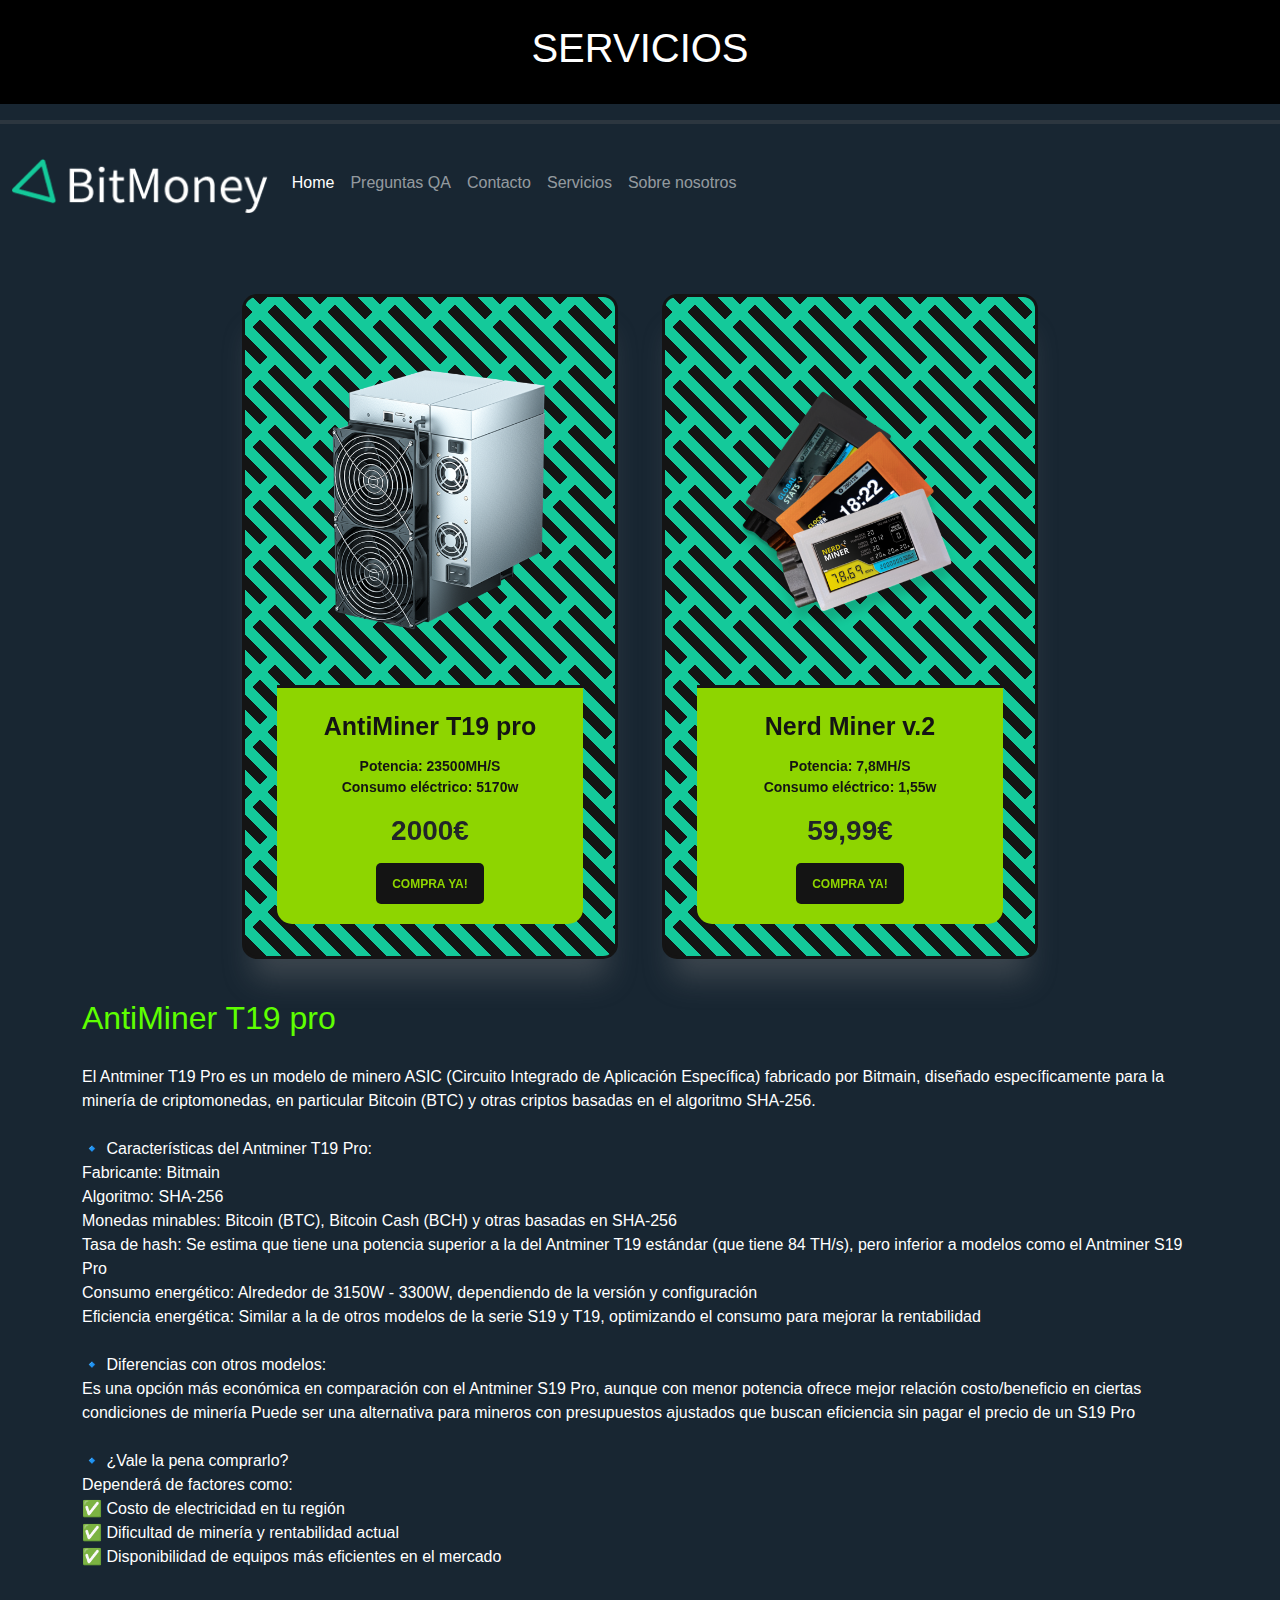
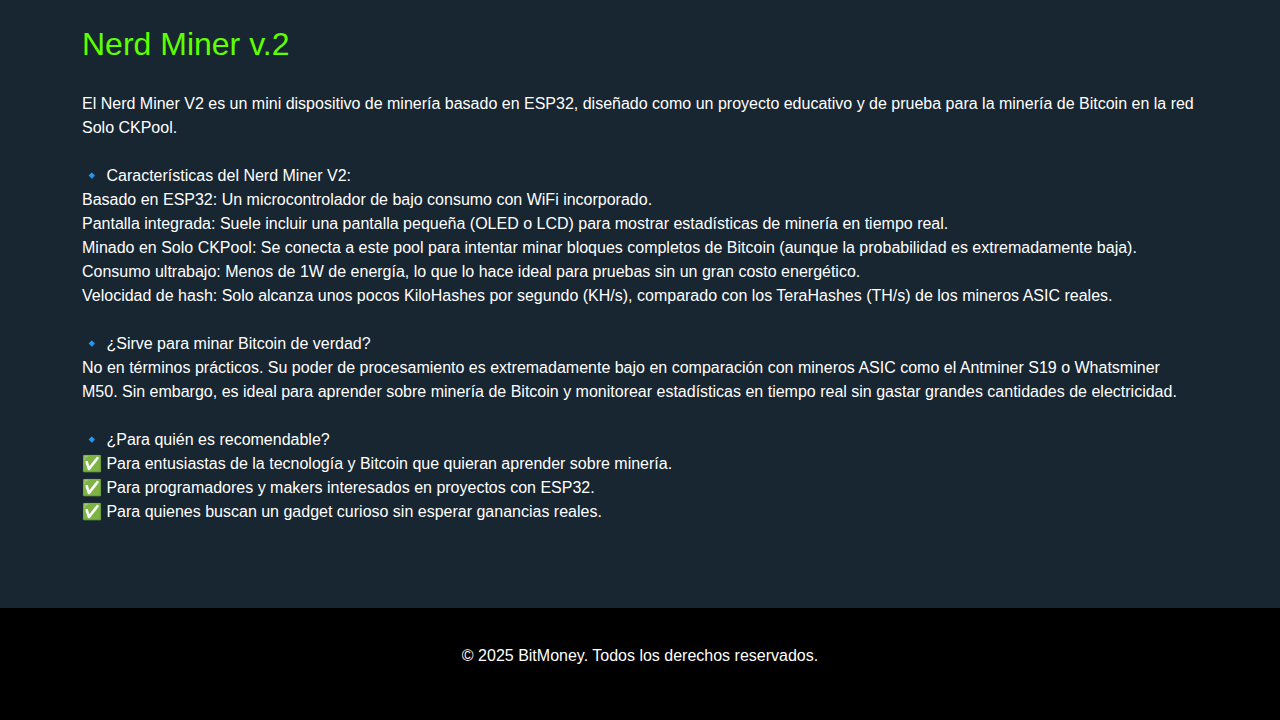
<file: html/servicios.html>
<!DOCTYPE html>
<html lang="en">

<head>
    <meta charset="UTF-8" />
    <meta name="viewport" content="width=device-width, initial-scale=1.0" />
    <link rel="icon" type="image/png" href="../img/logo.png" />
    <title>Servicios | BitMoney</title>

    <!-- Links -->
    <link rel="stylesheet" href="../CSS/Index.css" />
    <link href="https://cdn.jsdelivr.net/npm/bootstrap@5.3.0/dist/css/bootstrap.min.css" rel="stylesheet" />

    <style>
      body{
        background-color: var(--background-color)
      }

      p{
        color: white;
      }

      h2{
        color: rgb(94, 255, 0);
      }
    </style>
</head>

<body>
    <!-- Header -->
    <header class="bg-black text-center" style="padding: 4px 0; margin-bottom: 8px">
        <div class="container">
            <h1 id="Presentacion" class="font-weight-light text-white">
                SERVICIOS
            </h1>
        </div>
    </header>

    <hr style="border: none; height: 4px; background-color:var(--text-color)" />

    <!-- Navbar -->
    <nav class="navbar navbar-expand-lg navbar-dark ">
        <div class="container-fluid">
            <a class="navbar-brand" href="../html/index.html"><img src="../img/Logo-header.png" alt="Logo"
                    style="max-height: 60px" /></a>
            <button class="navbar-toggler" type="button" data-bs-toggle="collapse" data-bs-target="#navbarNavDropdown"
                aria-controls="navbarNavDropdown" aria-expanded="false" aria-label="Toggle navigation">
                <span class="navbar-toggler-icon"></span>
            </button>
            <div class="collapse navbar-collapse" id="navbarNavDropdown">
                <ul class="navbar-nav">
                    <li class="nav-item">
                        <a class="nav-link active" aria-current="page" href="../html/index.html">Home</a>
                    </li>
                    <li class="nav-item">
                        <a class="nav-link" href="../html/PreguntasFrecuentes.html">Preguntas QA</a>
                    </li>
                    <li class="nav-item">
                        <a class="nav-link" href="../html/Contacto.html">Contacto</a>
                    </li>
                    <li class="nav-item">
                        <a class="nav-link" href="../html/servicios.html">Servicios</a>
                    </li>
                    <li class="nav-item">
                        <a class="nav-link" href="../html/Calculadora.html">Sobre nosotros </a>
                    </li>
                </ul>
            </div>
        </div>
    </nav>

    <div class="container mt-5">
      <div class="row">

        <!-- Estilos propios de las tarjetas -->
        <style>
          .row {
            display: flex;
            justify-content: center;
            flex-wrap: wrap; 
            gap: 20px; 
          }
    
          .parent {
            flex: 1 1 calc(50% - 20px); 
            max-width: 400px; 
            perspective: 1000px;
          }
    
          .card {
            position: relative;
            padding-top: 20px;
            border-radius: 15px;
            border: 3px solid #141414;
            transform-style: preserve-3d;
            background: linear-gradient(135deg, #0000 18.75%, #14c99a 0 31.25%, #0000 0),
              repeating-linear-gradient(45deg,#14c99a -6.25% 6.25%, #141414 0 18.75%);
            background-size: 60px 60px;
            background-color: #141414;
            width: 100%;
            box-shadow: rgba(142, 142, 142, 0.3) 0px 30px 30px -10px;
            transition: all 0.5s ease-in-out;
            overflow: hidden; 
          }
    
          .card:hover {
            background-position: 50px 50px;
            transform: rotate3d(0.5, 1, 0, 30deg);
          }
    
          .card img {
            width: 100%; 
            height: auto; 
            border-bottom: 3px solid #141414;
          }
    
          .content-box {
            background: #8ed500;
            border-radius: 0 0 15px 15px;
            transition: all 0.5s ease-in-out;
            padding: 20px;
            transform-style: preserve-3d;
          }
    
          .content-box .card-title {
            display: block;
            color: #141414;
            font-size: 25px;
            font-weight: 900;
            margin-bottom: 10px;
            text-align: center;
            transition: all 0.5s ease-in-out;
          }
    
          .content-box .card-content {
            margin-top: 10px;
            font-size: 14px;
            font-weight: 700;
            color: #141414;
            text-align: center;
            transition: all 0.5s ease-in-out;
          }
    
          .content-box .see-more {
            cursor: pointer;
            margin-top: 1rem;
            display: block;
            font-weight: 900;
            font-size: 12px;
            text-transform: uppercase;
            color: #8ed500;
            border-radius: 5px;
            background: #141414;
            padding: 0.7rem 1rem;
            text-align: center;
            width: fit-content;
            margin-left: auto;
            margin-right: auto;
            transition: all 0.5s ease-in-out;
          }
    
          .content-box .see-more:hover {
            background: #8ed500;
            color: #141414;
          }
        </style>
    
        <!-- Tarjeta 1 -->
        <div class="parent">
          <div class="card">
            <img src="../img/asicMiner2.png" alt="ASIC Miner Image" />
            <div class="content-box">
              <span class="card-title">AntiMiner T19 pro</span>
              <p class="card-content">
                Potencia: 23500MH/S <br>
                Consumo eléctrico: 5170w    <br>
              </p>
              <h3><b>2000€</b></h3>
              <span class="see-more">COMPRA YA!</span>
            </div>
          </div>
        </div>
    
        <!-- Tarjeta 2 -->
        <div class="parent">
          <div class="card">
            <img src="../img/NerdMiner1.png" alt="ASIC Miner Image" />
            <div class="content-box">
              <span class="card-title">Nerd Miner v.2</span>
              <p class="card-content">
                Potencia: 7,8MH/S <br>
                Consumo eléctrico: 1,55w    <br>
              </p>
              <h3><b>59,99€</b></h3>
              <span class="see-more">COMPRA YA!</span>
            </div>
          </div>
        </div>
      </div>
    </div>
    


    <!-- Nuevo apartado  -->
<div class="container">
  <div class="row">
    <h2>AntiMiner T19 pro</h2>
    <p>
      El Antminer T19 Pro es un modelo de minero ASIC (Circuito Integrado de Aplicación Específica) fabricado por Bitmain, diseñado específicamente para la minería de criptomonedas, en particular Bitcoin (BTC) y otras criptos basadas en el algoritmo SHA-256.
      <br>
      <br>
      🔹 Características del Antminer T19 Pro:
      <br>
      Fabricante: Bitmain
      <br>
      Algoritmo: SHA-256
      <br>
      Monedas minables: Bitcoin (BTC), Bitcoin Cash (BCH) y otras basadas en SHA-256
      <br>
      Tasa de hash: Se estima que tiene una potencia superior a la del Antminer T19 estándar (que tiene 84 TH/s), pero inferior a modelos como el Antminer S19 Pro
      <br>
      Consumo energético: Alrededor de 3150W - 3300W, dependiendo de la versión y configuración
      <br>
      Eficiencia energética: Similar a la de otros modelos de la serie S19 y T19, optimizando el consumo para mejorar la rentabilidad
      <br>
      <br>
      🔹 Diferencias con otros modelos:
      <br>
      Es una opción más económica en comparación con el Antminer S19 Pro, aunque con menor potencia ofrece mejor relación costo/beneficio en ciertas condiciones de minería
      Puede ser una alternativa para mineros con presupuestos ajustados que buscan eficiencia sin pagar el precio de un S19 Pro
      <br>
      <br>
      🔹 ¿Vale la pena comprarlo?
      <br>
      Dependerá de factores como:
      <br>
      ✅ Costo de electricidad en tu región
      <br>
      ✅ Dificultad de minería y rentabilidad actual
      <br>
      ✅ Disponibilidad de equipos más eficientes en el mercado
    </p>
  </div>
</div>

<div class="container">
  <div class="row">
    <h2>Nerd Miner v.2</h2>
    <p>
      El Nerd Miner V2 es un mini dispositivo de minería basado en ESP32, diseñado como un proyecto educativo y de prueba para la minería de Bitcoin en la red Solo CKPool.
      <br>      
      <br>
      🔹 Características del Nerd Miner V2:
      <br>
      Basado en ESP32: Un microcontrolador de bajo consumo con WiFi incorporado.
      <br>
      Pantalla integrada: Suele incluir una pantalla pequeña (OLED o LCD) para mostrar estadísticas de minería en tiempo real.
      <br>
      Minado en Solo CKPool: Se conecta a este pool para intentar minar bloques completos de Bitcoin (aunque la probabilidad es extremadamente baja).
      <br>
      Consumo ultrabajo: Menos de 1W de energía, lo que lo hace ideal para pruebas sin un gran costo energético.
      <br>
      Velocidad de hash: Solo alcanza unos pocos KiloHashes por segundo (KH/s), comparado con los TeraHashes (TH/s) de los mineros ASIC reales.
      <br>
      <br>

      🔹 ¿Sirve para minar Bitcoin de verdad?
      <br>

      No en términos prácticos. Su poder de procesamiento es extremadamente bajo en comparación con mineros ASIC como el Antminer S19 o Whatsminer M50. Sin embargo, es ideal para aprender sobre minería de Bitcoin y monitorear estadísticas en tiempo real sin gastar grandes cantidades de electricidad.
      <br>
      <br>
      🔹 ¿Para quién es recomendable?
      <br>
      ✅ Para entusiastas de la tecnología y Bitcoin que quieran aprender sobre minería.
      <br>
      ✅ Para programadores y makers interesados en proyectos con ESP32.
      <br>
      ✅ Para quienes buscan un gadget curioso sin esperar ganancias reales.
    </p>
  </div>
</div>

    <!-- Footer -->
    <footer class="bg-black text-white text-center py-3 mt-5">
        <div class="container">
            <p>&copy; 2025 BitMoney. Todos los derechos reservados.</p>
        </div>
    </footer>

    <script src="https://cdn.jsdelivr.net/npm/bootstrap@5.3.0/dist/js/bootstrap.bundle.min.js"></script>
</body>

</html>
</file>
<file: CSS/Index.css>
* {
  font-family: "Spinnaker", sans-serif;
  box-sizing: border-box;
  font-weight: 400;
  font-style: normal;
}

html {
  background-color: var(--background-color);
}

main {
  background-color: #182632;

}

:root {
  --primary-color: #14c99a;
  --secondary-color: #fdc100;
  --text-color: #696969;
  --background-color: #182632;
}

body::-webkit-scrollbar {
  display: none;
}

.dark{
  background-color: var(--background-color)
}

.navbar-transparent .nav-link {
  color: black;
}

.navbar-solid .nav-link {
  color: white;
}

.navbar-fixed {
  position: fixed;
  top: 0;
  left: 0;
  width: 100%;
}

.carousel-item img {
  height: 80vh;
  object-fit: cover;
}

.container {
  display: flex;
  gap: 2rem;
  justify-content: center;
  align-items: center;
  flex-wrap: wrap;
  padding: 20px;
}

.card {
  width: 100%;
  max-width: 400px;
  padding: 2rem;
  border-radius: 1rem;
  box-shadow: 0px 4px 6px rgba(0, 0, 0, 0.1);
  text-align: center;
  color: white;
}

.card.pools {
  background: linear-gradient(135deg, var(--primary-color), #1e3a8a);
}

.card.lottery {
  background: linear-gradient(135deg, #6d28d9, var(--secondary-color));
}

.card h1 {
  font-size: 2rem;
  margin-bottom: 1rem;
}

.card p {
  font-size: 1rem;
  line-height: 1.5;
}

.btn-buy {
  --clr-font-main: hsla(0 0% 20% / 100);
  --btn-bg-1: hsla(194 100% 69% / 1);
  --btn-bg-2: hsla(217 100% 56% / 1);
  --btn-bg-color: hsla(360 100% 100% / 1);
  --radii: 0.5em;
  cursor: pointer;
  padding: 0.9em 1.4em;
  min-width: 120px;
  min-height: 44px;
  font-size: var(--size, 1rem);
  font-weight: 500;
  transition: 0.8s;
  background-size: 280% auto;
  background-image: linear-gradient(
    325deg,
    var(--btn-bg-2) 0%,
    var(--btn-bg-1) 55%,
    var(--btn-bg-2) 90%
  );
  border: none;
  border-radius: var(--radii);
  color: var(--btn-bg-color);
  box-shadow:
    0px 0px 20px rgba(71, 184, 255, 0.5),
    0px 5px 5px -1px rgba(58, 125, 233, 0.25),
    inset 4px 4px 8px rgba(175, 230, 255, 0.5),
    inset -4px -4px 8px rgba(19, 95, 216, 0.35);
}

.btn-buy:hover {
  background-position: right top;
}

footer {
  position: relative;
}
</file>
